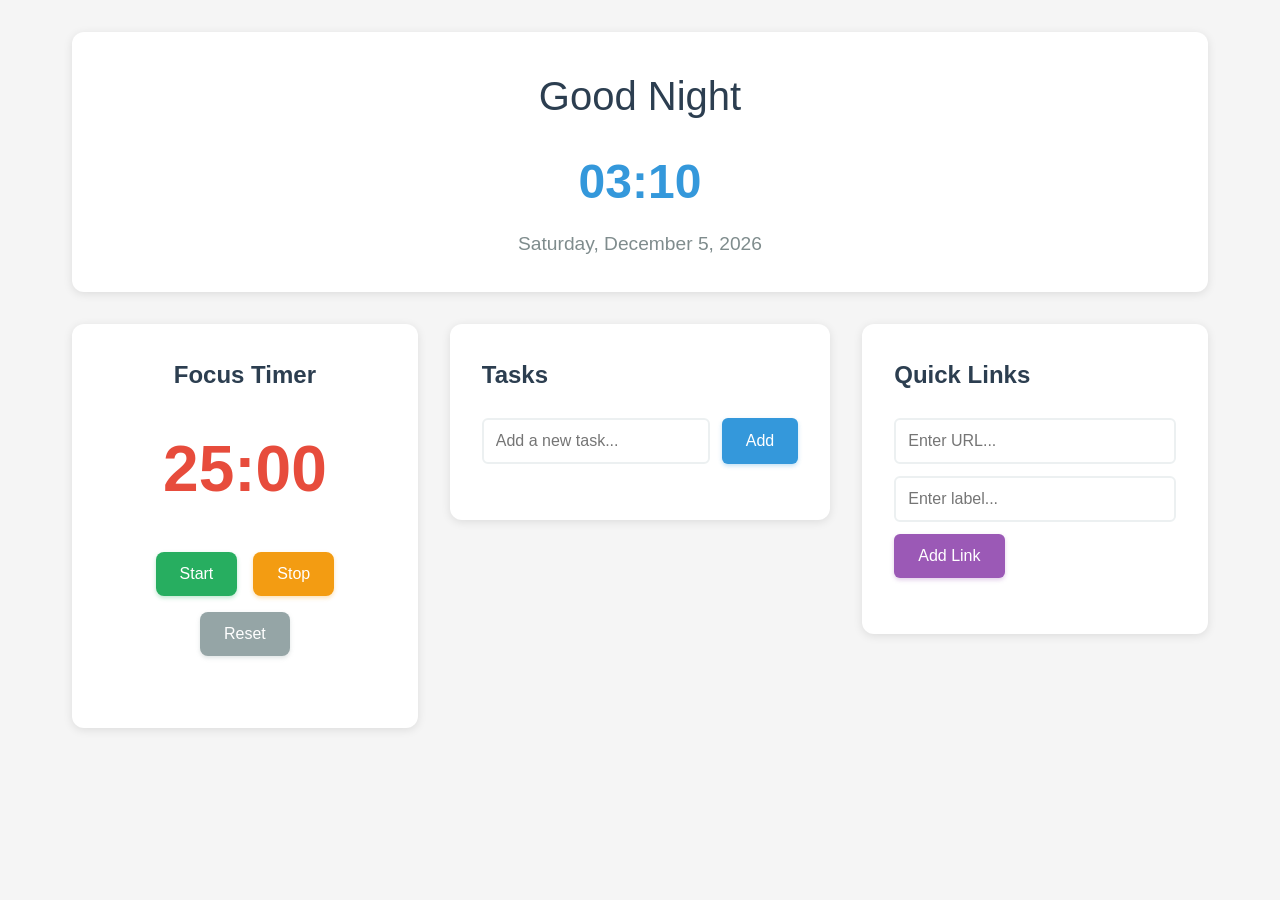
<file: index.html>
<!DOCTYPE html>
<html lang="en">
<head>
    <meta charset="UTF-8">
    <meta name="viewport" content="width=device-width, initial-scale=1.0">
    <title>Productivity Dashboard</title>
    <link rel="stylesheet" href="css/styles.css">
</head>
<body>
    <main class="dashboard">
        <!-- Greeting Display Section -->
        <section class="greeting-section" aria-label="Current time and greeting">
            <div class="greeting-display">
                <h1 class="greeting-text" id="greeting">Good Morning</h1>
                <div class="time-display">
                    <span class="current-time" id="current-time">00:00</span>
                    <span class="current-date" id="current-date">Loading...</span>
                </div>
            </div>
        </section>

        <!-- Timer Section -->
        <section class="timer-section" aria-label="Focus timer">
            <div class="timer-component">
                <h2 class="timer-title">Focus Timer</h2>
                <div class="timer-display">
                    <span class="timer-time" id="timer-display">25:00</span>
                </div>
                <div class="timer-controls">
                    <button class="timer-btn start-btn" id="start-timer" aria-label="Start timer">Start</button>
                    <button class="timer-btn stop-btn" id="stop-timer" aria-label="Stop timer">Stop</button>
                    <button class="timer-btn reset-btn" id="reset-timer" aria-label="Reset timer">Reset</button>
                </div>
                <div class="timer-notification" id="timer-notification" role="alert" aria-live="polite"></div>
            </div>
        </section>

        <!-- Tasks Section -->
        <section class="tasks-section" aria-label="Task management">
            <div class="task-manager">
                <h2 class="tasks-title">Tasks</h2>
                <div class="task-input-container">
                    <input type="text" class="task-input" id="task-input" placeholder="Add a new task..." aria-label="New task description">
                    <button class="add-task-btn" id="add-task" aria-label="Add task">Add</button>
                </div>
                <ul class="task-list" id="task-list" role="list">
                    <!-- Tasks will be dynamically added here -->
                </ul>
            </div>
        </section>

        <!-- Quick Links Section -->
        <section class="links-section" aria-label="Quick links management">
            <div class="link-manager">
                <h2 class="links-title">Quick Links</h2>
                <div class="link-input-container">
                    <input type="url" class="link-url-input" id="link-url" placeholder="Enter URL..." aria-label="Link URL">
                    <input type="text" class="link-label-input" id="link-label" placeholder="Enter label..." aria-label="Link label">
                    <button class="add-link-btn" id="add-link" aria-label="Add link">Add Link</button>
                </div>
                <div class="links-grid" id="links-grid">
                    <!-- Links will be dynamically added here -->
                </div>
            </div>
        </section>
    </main>

    <script src="js/app.js"></script>
</body>
</html>
</file>
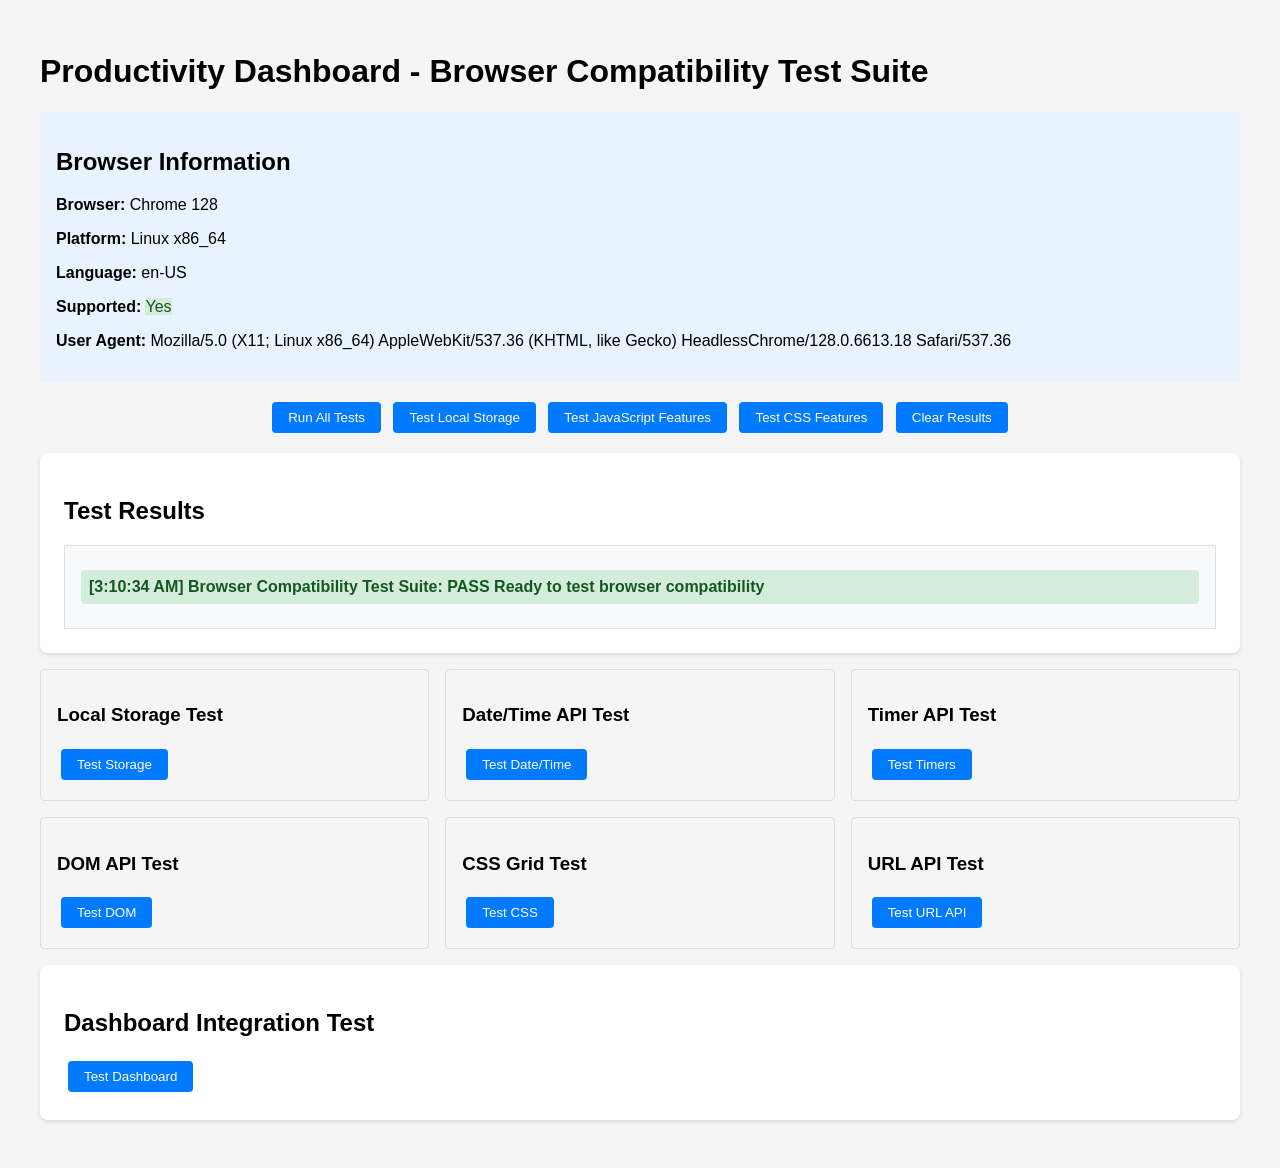
<file: test-browser-compatibility.html>
<!DOCTYPE html>
<html lang="en">
<head>
    <meta charset="UTF-8">
    <meta name="viewport" content="width=device-width, initial-scale=1.0">
    <title>Browser Compatibility Test - Productivity Dashboard</title>
    <style>
        body {
            font-family: -apple-system, BlinkMacSystemFont, 'Segoe UI', Roboto, sans-serif;
            max-width: 1200px;
            margin: 0 auto;
            padding: 2rem;
            background-color: #f5f5f5;
        }
        .test-section {
            background: white;
            margin: 1rem 0;
            padding: 1.5rem;
            border-radius: 8px;
            box-shadow: 0 2px 4px rgba(0,0,0,0.1);
        }
        .test-result {
            padding: 0.5rem;
            margin: 0.5rem 0;
            border-radius: 4px;
            font-weight: bold;
        }
        .pass { background-color: #d4edda; color: #155724; }
        .fail { background-color: #f8d7da; color: #721c24; }
        .warning { background-color: #fff3cd; color: #856404; }
        .browser-info {
            background-color: #e7f3ff;
            padding: 1rem;
            border-radius: 4px;
            margin-bottom: 1rem;
        }
        .feature-grid {
            display: grid;
            grid-template-columns: repeat(auto-fit, minmax(300px, 1fr));
            gap: 1rem;
            margin-top: 1rem;
        }
        .feature-test {
            border: 1px solid #ddd;
            padding: 1rem;
            border-radius: 4px;
        }
        button {
            background-color: #007bff;
            color: white;
            border: none;
            padding: 0.5rem 1rem;
            border-radius: 4px;
            cursor: pointer;
            margin: 0.25rem;
        }
        button:hover { background-color: #0056b3; }
        .test-controls {
            margin: 1rem 0;
            text-align: center;
        }
        #test-results {
            max-height: 400px;
            overflow-y: auto;
            border: 1px solid #ddd;
            padding: 1rem;
            background-color: #f8f9fa;
        }
    </style>
</head>
<body>
    <h1>Productivity Dashboard - Browser Compatibility Test Suite</h1>
    
    <div class="browser-info">
        <h2>Browser Information</h2>
        <div id="browser-details"></div>
    </div>

    <div class="test-controls">
        <button onclick="runAllTests()">Run All Tests</button>
        <button onclick="runStorageTests()">Test Local Storage</button>
        <button onclick="runJavaScriptTests()">Test JavaScript Features</button>
        <button onclick="runCSSTests()">Test CSS Features</button>
        <button onclick="clearResults()">Clear Results</button>
    </div>

    <div class="test-section">
        <h2>Test Results</h2>
        <div id="test-results"></div>
    </div>

    <div class="feature-grid">
        <div class="feature-test">
            <h3>Local Storage Test</h3>
            <div id="storage-test-result"></div>
            <button onclick="testLocalStorage()">Test Storage</button>
        </div>

        <div class="feature-test">
            <h3>Date/Time API Test</h3>
            <div id="datetime-test-result"></div>
            <button onclick="testDateTimeAPI()">Test Date/Time</button>
        </div>

        <div class="feature-test">
            <h3>Timer API Test</h3>
            <div id="timer-test-result"></div>
            <button onclick="testTimerAPI()">Test Timers</button>
        </div>

        <div class="feature-test">
            <h3>DOM API Test</h3>
            <div id="dom-test-result"></div>
            <button onclick="testDOMAPI()">Test DOM</button>
        </div>

        <div class="feature-test">
            <h3>CSS Grid Test</h3>
            <div id="css-test-result"></div>
            <button onclick="testCSSFeatures()">Test CSS</button>
        </div>

        <div class="feature-test">
            <h3>URL API Test</h3>
            <div id="url-test-result"></div>
            <button onclick="testURLAPI()">Test URL API</button>
        </div>
    </div>

    <div class="test-section">
        <h2>Dashboard Integration Test</h2>
        <div id="dashboard-test"></div>
        <button onclick="testDashboardIntegration()">Test Dashboard</button>
    </div>

    <script>
        // Browser Detection and Information
        function getBrowserInfo() {
            const ua = navigator.userAgent;
            const browserInfo = {
                userAgent: ua,
                platform: navigator.platform,
                language: navigator.language,
                cookieEnabled: navigator.cookieEnabled,
                onLine: navigator.onLine
            };

            // Detect browser type and version
            let browserName = 'Unknown';
            let browserVersion = 'Unknown';

            if (ua.indexOf('Chrome') > -1 && ua.indexOf('Edg') === -1) {
                browserName = 'Chrome';
                browserVersion = ua.match(/Chrome\/(\d+)/)?.[1] || 'Unknown';
            } else if (ua.indexOf('Firefox') > -1) {
                browserName = 'Firefox';
                browserVersion = ua.match(/Firefox\/(\d+)/)?.[1] || 'Unknown';
            } else if (ua.indexOf('Edg') > -1) {
                browserName = 'Edge';
                browserVersion = ua.match(/Edg\/(\d+)/)?.[1] || 'Unknown';
            } else if (ua.indexOf('Safari') > -1 && ua.indexOf('Chrome') === -1) {
                browserName = 'Safari';
                browserVersion = ua.match(/Version\/(\d+)/)?.[1] || 'Unknown';
            }

            browserInfo.name = browserName;
            browserInfo.version = browserVersion;
            browserInfo.isSupported = checkBrowserSupport(browserName, browserVersion);

            return browserInfo;
        }

        function checkBrowserSupport(name, version) {
            const minVersions = {
                'Chrome': 80,
                'Firefox': 75,
                'Edge': 80,
                'Safari': 13
            };

            const minVersion = minVersions[name];
            if (!minVersion) return false;

            const versionNum = parseInt(version);
            return versionNum >= minVersion;
        }

        function displayBrowserInfo() {
            const info = getBrowserInfo();
            const container = document.getElementById('browser-details');
            
            container.innerHTML = `
                <p><strong>Browser:</strong> ${info.name} ${info.version}</p>
                <p><strong>Platform:</strong> ${info.platform}</p>
                <p><strong>Language:</strong> ${info.language}</p>
                <p><strong>Supported:</strong> <span class="${info.isSupported ? 'pass' : 'fail'}">${info.isSupported ? 'Yes' : 'No'}</span></p>
                <p><strong>User Agent:</strong> ${info.userAgent}</p>
            `;
        }

        // Test Results Management
        function logResult(test, result, details = '') {
            const resultsContainer = document.getElementById('test-results');
            const timestamp = new Date().toLocaleTimeString();
            const resultClass = result ? 'pass' : 'fail';
            const resultText = result ? 'PASS' : 'FAIL';
            
            const logEntry = document.createElement('div');
            logEntry.className = `test-result ${resultClass}`;
            logEntry.innerHTML = `[${timestamp}] ${test}: ${resultText} ${details}`;
            
            resultsContainer.appendChild(logEntry);
            resultsContainer.scrollTop = resultsContainer.scrollHeight;
        }

        function clearResults() {
            document.getElementById('test-results').innerHTML = '';
        }

        // Local Storage Tests
        function testLocalStorage() {
            const container = document.getElementById('storage-test-result');
            let results = [];

            try {
                // Test basic availability
                if (typeof Storage === 'undefined' || !localStorage) {
                    throw new Error('Local Storage not available');
                }
                results.push('✓ Local Storage available');

                // Test write operation
                const testKey = 'browser-test-key';
                const testData = { test: 'data', timestamp: Date.now() };
                localStorage.setItem(testKey, JSON.stringify(testData));
                results.push('✓ Write operation successful');

                // Test read operation
                const retrieved = JSON.parse(localStorage.getItem(testKey));
                if (retrieved.test !== 'data') {
                    throw new Error('Data corruption detected');
                }
                results.push('✓ Read operation successful');

                // Test delete operation
                localStorage.removeItem(testKey);
                if (localStorage.getItem(testKey) !== null) {
                    throw new Error('Delete operation failed');
                }
                results.push('✓ Delete operation successful');

                // Test quota (approximate)
                try {
                    const largeData = 'x'.repeat(1024 * 1024); // 1MB
                    localStorage.setItem('quota-test', largeData);
                    localStorage.removeItem('quota-test');
                    results.push('✓ Storage quota adequate');
                } catch (e) {
                    results.push('⚠ Storage quota may be limited');
                }

                container.innerHTML = `<div class="pass">${results.join('<br>')}</div>`;
                logResult('Local Storage Test', true, '- All operations successful');
                return true;

            } catch (error) {
                container.innerHTML = `<div class="fail">✗ Local Storage failed: ${error.message}</div>`;
                logResult('Local Storage Test', false, `- ${error.message}`);
                return false;
            }
        }

        // Date/Time API Tests
        function testDateTimeAPI() {
            const container = document.getElementById('datetime-test-result');
            let results = [];

            try {
                // Test Date constructor
                const now = new Date();
                if (isNaN(now.getTime())) {
                    throw new Error('Date constructor failed');
                }
                results.push('✓ Date constructor works');

                // Test toLocaleTimeString
                const timeString = now.toLocaleTimeString('en-US', {
                    hour12: false,
                    hour: '2-digit',
                    minute: '2-digit'
                });
                if (!/^\d{2}:\d{2}$/.test(timeString)) {
                    throw new Error('Time formatting failed');
                }
                results.push('✓ Time formatting works');

                // Test toLocaleDateString
                const dateString = now.toLocaleDateString('en-US', {
                    weekday: 'long',
                    year: 'numeric',
                    month: 'long',
                    day: 'numeric'
                });
                if (!dateString || dateString === 'Invalid Date') {
                    throw new Error('Date formatting failed');
                }
                results.push('✓ Date formatting works');

                // Test getHours for greeting logic
                const hour = now.getHours();
                if (typeof hour !== 'number' || hour < 0 || hour > 23) {
                    throw new Error('Hour extraction failed');
                }
                results.push('✓ Hour extraction works');

                container.innerHTML = `<div class="pass">${results.join('<br>')}</div>`;
                logResult('Date/Time API Test', true, '- All date/time operations successful');
                return true;

            } catch (error) {
                container.innerHTML = `<div class="fail">✗ Date/Time API failed: ${error.message}</div>`;
                logResult('Date/Time API Test', false, `- ${error.message}`);
                return false;
            }
        }

        // Timer API Tests
        function testTimerAPI() {
            const container = document.getElementById('timer-test-result');
            let results = [];

            return new Promise((resolve) => {
                try {
                    // Test setTimeout
                    const timeoutStart = Date.now();
                    setTimeout(() => {
                        const elapsed = Date.now() - timeoutStart;
                        if (elapsed < 90 || elapsed > 150) {
                            results.push('⚠ setTimeout timing may be imprecise');
                        } else {
                            results.push('✓ setTimeout works correctly');
                        }

                        // Test setInterval
                        let intervalCount = 0;
                        const intervalStart = Date.now();
                        const intervalId = setInterval(() => {
                            intervalCount++;
                            if (intervalCount >= 3) {
                                clearInterval(intervalId);
                                const elapsed = Date.now() - intervalStart;
                                if (elapsed < 270 || elapsed > 350) {
                                    results.push('⚠ setInterval timing may be imprecise');
                                } else {
                                    results.push('✓ setInterval works correctly');
                                }

                                // Test clearInterval
                                results.push('✓ clearInterval works correctly');

                                container.innerHTML = `<div class="pass">${results.join('<br>')}</div>`;
                                logResult('Timer API Test', true, '- All timer operations successful');
                                resolve(true);
                            }
                        }, 100);

                    }, 100);

                } catch (error) {
                    container.innerHTML = `<div class="fail">✗ Timer API failed: ${error.message}</div>`;
                    logResult('Timer API Test', false, `- ${error.message}`);
                    resolve(false);
                }
            });
        }

        // DOM API Tests
        function testDOMAPI() {
            const container = document.getElementById('dom-test-result');
            let results = [];

            try {
                // Test querySelector
                const testElement = document.querySelector('body');
                if (!testElement) {
                    throw new Error('querySelector failed');
                }
                results.push('✓ querySelector works');

                // Test createElement
                const newElement = document.createElement('div');
                if (!newElement || newElement.tagName !== 'DIV') {
                    throw new Error('createElement failed');
                }
                results.push('✓ createElement works');

                // Test addEventListener
                let eventFired = false;
                newElement.addEventListener('click', () => {
                    eventFired = true;
                });
                
                // Simulate click
                const clickEvent = new Event('click');
                newElement.dispatchEvent(clickEvent);
                
                if (!eventFired) {
                    throw new Error('addEventListener failed');
                }
                results.push('✓ addEventListener works');

                // Test classList
                newElement.classList.add('test-class');
                if (!newElement.classList.contains('test-class')) {
                    throw new Error('classList failed');
                }
                results.push('✓ classList works');

                // Test innerHTML
                newElement.innerHTML = '<span>test</span>';
                if (!newElement.querySelector('span')) {
                    throw new Error('innerHTML failed');
                }
                results.push('✓ innerHTML works');

                container.innerHTML = `<div class="pass">${results.join('<br>')}</div>`;
                logResult('DOM API Test', true, '- All DOM operations successful');
                return true;

            } catch (error) {
                container.innerHTML = `<div class="fail">✗ DOM API failed: ${error.message}</div>`;
                logResult('DOM API Test', false, `- ${error.message}`);
                return false;
            }
        }

        // CSS Features Tests
        function testCSSFeatures() {
            const container = document.getElementById('css-test-result');
            let results = [];

            try {
                // Test CSS Grid support
                const testDiv = document.createElement('div');
                testDiv.style.display = 'grid';
                if (testDiv.style.display !== 'grid') {
                    throw new Error('CSS Grid not supported');
                }
                results.push('✓ CSS Grid supported');

                // Test Flexbox support
                testDiv.style.display = 'flex';
                if (testDiv.style.display !== 'flex') {
                    throw new Error('Flexbox not supported');
                }
                results.push('✓ Flexbox supported');

                // Test CSS Custom Properties (Variables)
                testDiv.style.setProperty('--test-var', 'red');
                const computedStyle = getComputedStyle(testDiv);
                results.push('✓ CSS Custom Properties supported');

                // Test CSS Transitions
                testDiv.style.transition = 'all 0.3s ease';
                if (testDiv.style.transition.indexOf('0.3s') === -1) {
                    results.push('⚠ CSS Transitions may not be fully supported');
                } else {
                    results.push('✓ CSS Transitions supported');
                }

                // Test CSS Transforms
                testDiv.style.transform = 'translateX(10px)';
                if (testDiv.style.transform.indexOf('translateX') === -1) {
                    results.push('⚠ CSS Transforms may not be fully supported');
                } else {
                    results.push('✓ CSS Transforms supported');
                }

                container.innerHTML = `<div class="pass">${results.join('<br>')}</div>`;
                logResult('CSS Features Test', true, '- All CSS features supported');
                return true;

            } catch (error) {
                container.innerHTML = `<div class="fail">✗ CSS Features failed: ${error.message}</div>`;
                logResult('CSS Features Test', false, `- ${error.message}`);
                return false;
            }
        }

        // URL API Tests
        function testURLAPI() {
            const container = document.getElementById('url-test-result');
            let results = [];

            try {
                // Test URL constructor
                const testUrl = new URL('https://example.com/path?param=value');
                if (testUrl.hostname !== 'example.com') {
                    throw new Error('URL constructor failed');
                }
                results.push('✓ URL constructor works');

                // Test URL validation (used in link manager)
                const validUrls = [
                    'https://example.com',
                    'http://test.org',
                    'https://sub.domain.com/path'
                ];

                const invalidUrls = [
                    'not-a-url',
                    'ftp://example.com',
                    'javascript:alert(1)'
                ];

                let urlValidationWorks = true;
                
                validUrls.forEach(url => {
                    try {
                        const parsed = new URL(url);
                        if (parsed.protocol !== 'http:' && parsed.protocol !== 'https:') {
                            urlValidationWorks = false;
                        }
                    } catch (e) {
                        urlValidationWorks = false;
                    }
                });

                invalidUrls.forEach(url => {
                    try {
                        const parsed = new URL(url);
                        if (url === 'not-a-url') {
                            urlValidationWorks = false; // Should have thrown
                        }
                    } catch (e) {
                        // Expected for invalid URLs
                    }
                });

                if (urlValidationWorks) {
                    results.push('✓ URL validation works');
                } else {
                    results.push('⚠ URL validation may be inconsistent');
                }

                container.innerHTML = `<div class="pass">${results.join('<br>')}</div>`;
                logResult('URL API Test', true, '- URL API works correctly');
                return true;

            } catch (error) {
                container.innerHTML = `<div class="fail">✗ URL API failed: ${error.message}</div>`;
                logResult('URL API Test', false, `- ${error.message}`);
                return false;
            }
        }

        // Dashboard Integration Test
        function testDashboardIntegration() {
            const container = document.getElementById('dashboard-test');
            
            // Create a minimal dashboard test
            const testFrame = document.createElement('iframe');
            testFrame.style.width = '100%';
            testFrame.style.height = '400px';
            testFrame.style.border = '1px solid #ddd';
            testFrame.src = 'index.html';
            
            container.innerHTML = '<p>Loading dashboard for integration test...</p>';
            container.appendChild(testFrame);
            
            // Test dashboard loading
            testFrame.onload = function() {
                try {
                    const frameDoc = testFrame.contentDocument || testFrame.contentWindow.document;
                    const dashboardElement = frameDoc.querySelector('.dashboard');
                    
                    if (dashboardElement) {
                        container.innerHTML = '<div class="pass">✓ Dashboard loaded successfully</div>' + container.innerHTML;
                        logResult('Dashboard Integration Test', true, '- Dashboard loads and renders correctly');
                    } else {
                        container.innerHTML = '<div class="fail">✗ Dashboard element not found</div>' + container.innerHTML;
                        logResult('Dashboard Integration Test', false, '- Dashboard element not found');
                    }
                } catch (error) {
                    container.innerHTML = '<div class="warning">⚠ Cannot access dashboard content (may be due to security restrictions)</div>' + container.innerHTML;
                    logResult('Dashboard Integration Test', false, `- ${error.message}`);
                }
            };
            
            testFrame.onerror = function() {
                container.innerHTML = '<div class="fail">✗ Dashboard failed to load</div>' + container.innerHTML;
                logResult('Dashboard Integration Test', false, '- Dashboard failed to load');
            };
        }

        // Run all tests
        async function runAllTests() {
            clearResults();
            logResult('Test Suite', true, 'Starting comprehensive browser compatibility tests...');
            
            const results = {
                storage: testLocalStorage(),
                datetime: testDateTimeAPI(),
                timer: await testTimerAPI(),
                dom: testDOMAPI(),
                css: testCSSFeatures(),
                url: testURLAPI()
            };
            
            const passedTests = Object.values(results).filter(r => r).length;
            const totalTests = Object.keys(results).length;
            
            logResult('Test Suite Complete', true, `${passedTests}/${totalTests} tests passed`);
            
            if (passedTests === totalTests) {
                logResult('Browser Compatibility', true, 'All features supported - Dashboard should work correctly');
            } else {
                logResult('Browser Compatibility', false, 'Some features may not work correctly - Check individual test results');
            }
        }

        function runStorageTests() {
            clearResults();
            testLocalStorage();
        }

        function runJavaScriptTests() {
            clearResults();
            testDateTimeAPI();
            testTimerAPI();
            testDOMAPI();
            testURLAPI();
        }

        function runCSSTests() {
            clearResults();
            testCSSFeatures();
        }

        // Initialize page
        document.addEventListener('DOMContentLoaded', function() {
            displayBrowserInfo();
            logResult('Browser Compatibility Test Suite', true, 'Ready to test browser compatibility');
        });
    </script>
</body>
</html>
</file>
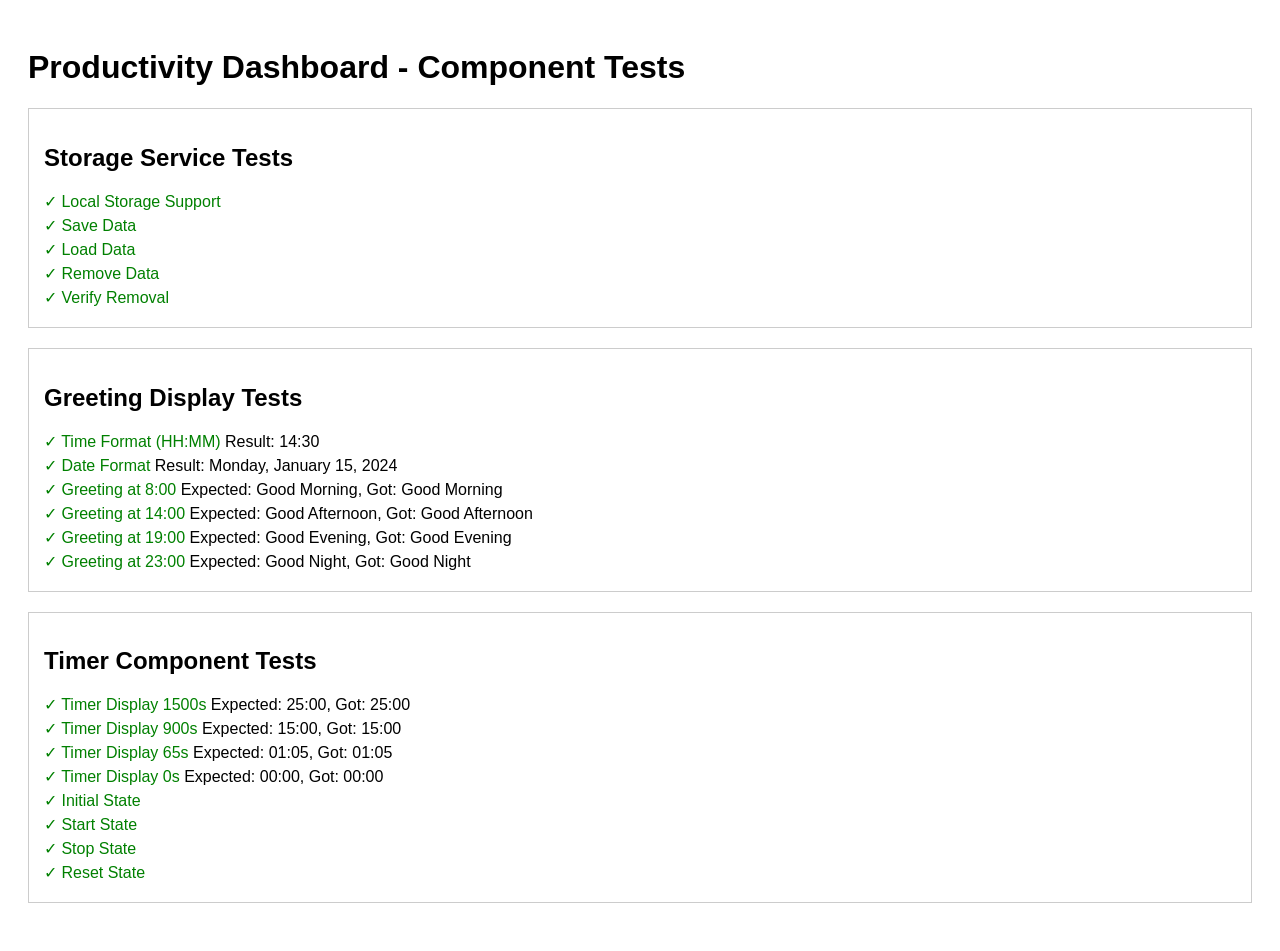
<file: test-components.html>
<!DOCTYPE html>
<html lang="en">
<head>
    <meta charset="UTF-8">
    <meta name="viewport" content="width=device-width, initial-scale=1.0">
    <title>Component Test - Productivity Dashboard</title>
    <style>
        body { font-family: Arial, sans-serif; padding: 20px; }
        .test-section { margin: 20px 0; padding: 15px; border: 1px solid #ccc; }
        .pass { color: green; }
        .fail { color: red; }
        .test-result { margin: 5px 0; }
    </style>
</head>
<body>
    <h1>Productivity Dashboard - Component Tests</h1>
    
    <div class="test-section">
        <h2>Storage Service Tests</h2>
        <div id="storage-tests"></div>
    </div>
    
    <div class="test-section">
        <h2>Greeting Display Tests</h2>
        <div id="greeting-tests"></div>
    </div>
    
    <div class="test-section">
        <h2>Timer Component Tests</h2>
        <div id="timer-tests"></div>
    </div>
    
    <script>
        // Test results container
        function addTestResult(containerId, testName, passed, details = '') {
            const container = document.getElementById(containerId);
            const div = document.createElement('div');
            div.className = 'test-result';
            div.innerHTML = `<span class="${passed ? 'pass' : 'fail'}">${passed ? '✓' : '✗'} ${testName}</span> ${details}`;
            container.appendChild(div);
        }
        
        // Storage Service Tests
        function testStorageService() {
            const StorageService = {
                save: function(key, data) {
                    try {
                        if (!this.isSupported()) {
                            throw new Error('Local Storage not supported');
                        }
                        localStorage.setItem(key, JSON.stringify(data));
                        return true;
                    } catch (error) {
                        console.error('Storage save error:', error);
                        return false;
                    }
                },
                
                load: function(key) {
                    try {
                        if (!this.isSupported()) {
                            return null;
                        }
                        const data = localStorage.getItem(key);
                        return data ? JSON.parse(data) : null;
                    } catch (error) {
                        console.error('Storage load error:', error);
                        return null;
                    }
                },
                
                remove: function(key) {
                    try {
                        if (!this.isSupported()) {
                            return false;
                        }
                        localStorage.removeItem(key);
                        return true;
                    } catch (error) {
                        console.error('Storage remove error:', error);
                        return false;
                    }
                },
                
                isSupported: function() {
                    try {
                        return typeof Storage !== 'undefined' && localStorage;
                    } catch (error) {
                        return false;
                    }
                }
            };
            
            // Test 1: Browser support
            const isSupported = StorageService.isSupported();
            addTestResult('storage-tests', 'Local Storage Support', isSupported);
            
            if (isSupported) {
                // Test 2: Save and load
                const testData = { test: 'data', number: 42 };
                const saveResult = StorageService.save('test-key', testData);
                addTestResult('storage-tests', 'Save Data', saveResult);
                
                const loadResult = StorageService.load('test-key');
                const loadPassed = loadResult && loadResult.test === 'data' && loadResult.number === 42;
                addTestResult('storage-tests', 'Load Data', loadPassed);
                
                // Test 3: Remove
                const removeResult = StorageService.remove('test-key');
                addTestResult('storage-tests', 'Remove Data', removeResult);
                
                const removedData = StorageService.load('test-key');
                addTestResult('storage-tests', 'Verify Removal', removedData === null);
            }
        }
        
        // Greeting Display Tests
        function testGreetingDisplay() {
            // Test time formatting
            const testDate = new Date('2024-01-15T14:30:00');
            
            function formatTime(date) {
                return date.toLocaleTimeString('en-US', {
                    hour12: false,
                    hour: '2-digit',
                    minute: '2-digit'
                });
            }
            
            function formatDate(date) {
                return date.toLocaleDateString('en-US', {
                    weekday: 'long',
                    year: 'numeric',
                    month: 'long',
                    day: 'numeric'
                });
            }
            
            function getTimeBasedGreeting(date) {
                const hour = date.getHours();
                if (hour >= 5 && hour < 12) return 'Good Morning';
                if (hour >= 12 && hour < 17) return 'Good Afternoon';
                if (hour >= 17 && hour < 21) return 'Good Evening';
                return 'Good Night';
            }
            
            // Test time formatting
            const timeStr = formatTime(testDate);
            const timeFormatPassed = /^\d{2}:\d{2}$/.test(timeStr);
            addTestResult('greeting-tests', 'Time Format (HH:MM)', timeFormatPassed, `Result: ${timeStr}`);
            
            // Test date formatting
            const dateStr = formatDate(testDate);
            const dateFormatPassed = dateStr && typeof dateStr === 'string' && dateStr.length > 0;
            addTestResult('greeting-tests', 'Date Format', dateFormatPassed, `Result: ${dateStr}`);
            
            // Test greeting logic
            const greetingTests = [
                { hour: 8, expected: 'Good Morning' },
                { hour: 14, expected: 'Good Afternoon' },
                { hour: 19, expected: 'Good Evening' },
                { hour: 23, expected: 'Good Night' }
            ];
            
            greetingTests.forEach(test => {
                const testDate = new Date();
                testDate.setHours(test.hour);
                const greeting = getTimeBasedGreeting(testDate);
                const passed = greeting === test.expected;
                addTestResult('greeting-tests', `Greeting at ${test.hour}:00`, passed, `Expected: ${test.expected}, Got: ${greeting}`);
            });
        }
        
        // Timer Component Tests
        function testTimerComponent() {
            // Test timer display formatting
            function formatTimerDisplay(seconds) {
                const minutes = Math.floor(seconds / 60);
                const secs = seconds % 60;
                return `${minutes.toString().padStart(2, '0')}:${secs.toString().padStart(2, '0')}`;
            }
            
            // Test various time values
            const timerTests = [
                { seconds: 1500, expected: '25:00' },
                { seconds: 900, expected: '15:00' },
                { seconds: 65, expected: '01:05' },
                { seconds: 0, expected: '00:00' }
            ];
            
            timerTests.forEach(test => {
                const result = formatTimerDisplay(test.seconds);
                const passed = result === test.expected;
                addTestResult('timer-tests', `Timer Display ${test.seconds}s`, passed, `Expected: ${test.expected}, Got: ${result}`);
            });
            
            // Test timer state logic
            let timerState = {
                timeRemaining: 1500,
                isRunning: false
            };
            
            // Test initial state
            addTestResult('timer-tests', 'Initial State', timerState.timeRemaining === 1500 && !timerState.isRunning);
            
            // Test state transitions
            timerState.isRunning = true;
            addTestResult('timer-tests', 'Start State', timerState.isRunning === true);
            
            timerState.isRunning = false;
            addTestResult('timer-tests', 'Stop State', timerState.isRunning === false);
            
            timerState.timeRemaining = 1500;
            addTestResult('timer-tests', 'Reset State', timerState.timeRemaining === 1500);
        }
        
        // Run all tests
        document.addEventListener('DOMContentLoaded', function() {
            testStorageService();
            testGreetingDisplay();
            testTimerComponent();
        });
    </script>
</body>
</html>
</file>
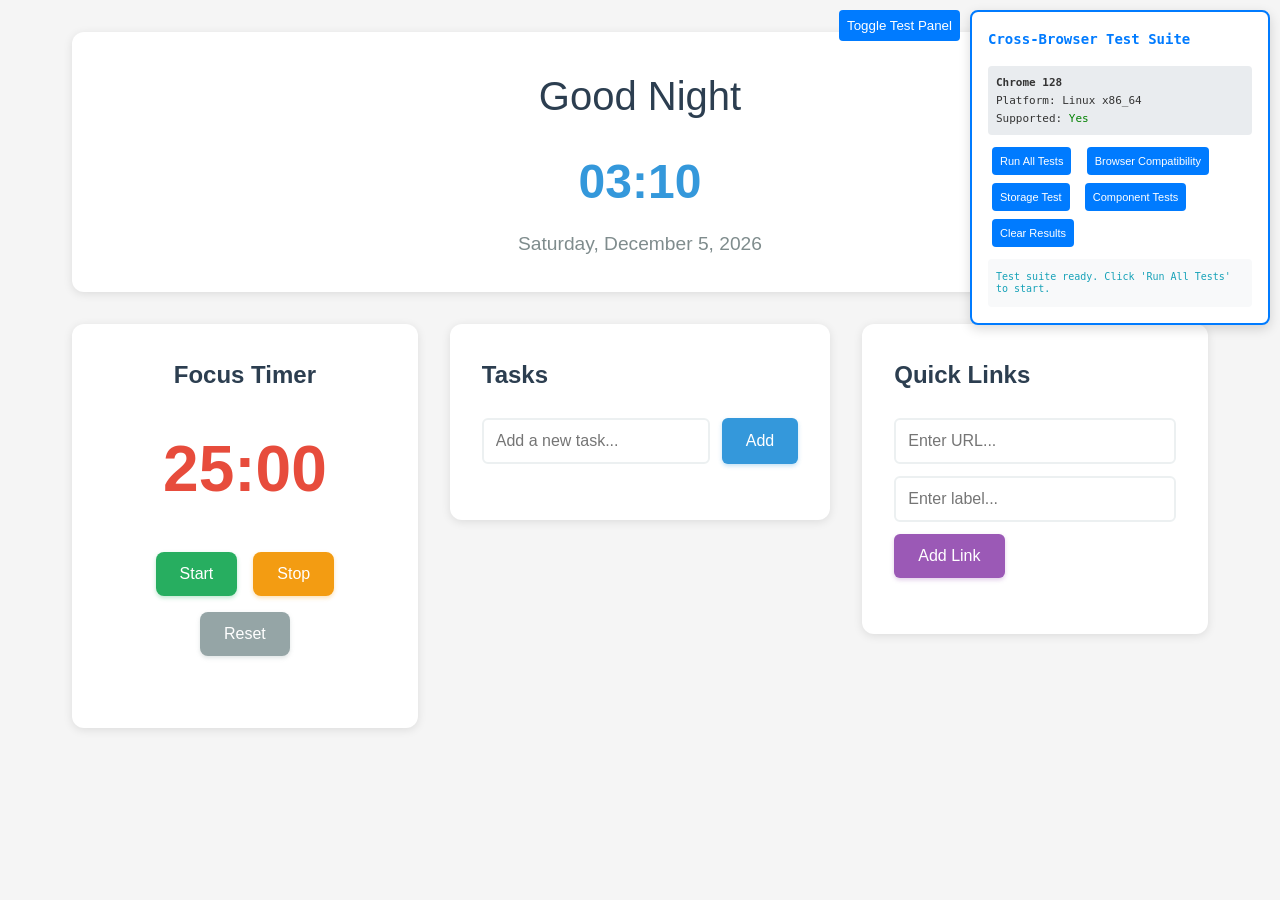
<file: test-dashboard-cross-browser.html>
<!DOCTYPE html>
<html lang="en">
<head>
    <meta charset="UTF-8">
    <meta name="viewport" content="width=device-width, initial-scale=1.0">
    <title>Dashboard Cross-Browser Test</title>
    <link rel="stylesheet" href="css/styles.css">
    <style>
        .test-panel {
            position: fixed;
            top: 10px;
            right: 10px;
            width: 300px;
            background: white;
            border: 2px solid #007bff;
            border-radius: 8px;
            padding: 1rem;
            box-shadow: 0 4px 12px rgba(0,0,0,0.15);
            z-index: 1000;
            font-family: monospace;
            font-size: 12px;
            max-height: 400px;
            overflow-y: auto;
        }
        .test-panel h3 {
            margin: 0 0 1rem 0;
            color: #007bff;
            font-size: 14px;
        }
        .test-panel button {
            background: #007bff;
            color: white;
            border: none;
            padding: 0.5rem;
            border-radius: 4px;
            cursor: pointer;
            margin: 0.25rem;
            font-size: 11px;
        }
        .test-panel button:hover {
            background: #0056b3;
        }
        .test-results {
            background: #f8f9fa;
            padding: 0.5rem;
            border-radius: 4px;
            margin-top: 0.5rem;
            max-height: 200px;
            overflow-y: auto;
        }
        .test-log {
            font-size: 10px;
            line-height: 1.2;
            margin: 0.25rem 0;
        }
        .test-log.success { color: #28a745; }
        .test-log.error { color: #dc3545; }
        .test-log.warning { color: #ffc107; }
        .test-log.info { color: #17a2b8; }
        .browser-info {
            background: #e9ecef;
            padding: 0.5rem;
            border-radius: 4px;
            margin-bottom: 0.5rem;
            font-size: 11px;
        }
        .toggle-panel {
            position: fixed;
            top: 10px;
            right: 320px;
            background: #007bff;
            color: white;
            border: none;
            padding: 0.5rem;
            border-radius: 4px;
            cursor: pointer;
            z-index: 1001;
        }
    </style>
</head>
<body>
    <!-- Test Panel -->
    <button class="toggle-panel" onclick="toggleTestPanel()">Toggle Test Panel</button>
    <div class="test-panel" id="test-panel">
        <h3>Cross-Browser Test Suite</h3>
        
        <div class="browser-info" id="browser-info">
            Loading browser info...
        </div>
        
        <div>
            <button onclick="runAllTests()">Run All Tests</button>
            <button onclick="runCompatibilityTest()">Browser Compatibility</button>
            <button onclick="runStorageTest()">Storage Test</button>
            <button onclick="runComponentTests()">Component Tests</button>
            <button onclick="clearTestResults()">Clear Results</button>
        </div>
        
        <div class="test-results" id="test-results">
            <div class="test-log info">Test suite ready. Click 'Run All Tests' to start.</div>
        </div>
    </div>

    <!-- Main Dashboard -->
    <main class="dashboard">
        <!-- Greeting Display Section -->
        <section class="greeting-section" aria-label="Current time and greeting">
            <div class="greeting-display">
                <h1 class="greeting-text" id="greeting">Good Morning</h1>
                <div class="time-display">
                    <span class="current-time" id="current-time">00:00</span>
                    <span class="current-date" id="current-date">Loading...</span>
                </div>
            </div>
        </section>

        <!-- Timer Section -->
        <section class="timer-section" aria-label="Focus timer">
            <div class="timer-component">
                <h2 class="timer-title">Focus Timer</h2>
                <div class="timer-display">
                    <span class="timer-time" id="timer-display">25:00</span>
                </div>
                <div class="timer-controls">
                    <button class="timer-btn start-btn" id="start-timer" aria-label="Start timer">Start</button>
                    <button class="timer-btn stop-btn" id="stop-timer" aria-label="Stop timer">Stop</button>
                    <button class="timer-btn reset-btn" id="reset-timer" aria-label="Reset timer">Reset</button>
                </div>
                <div class="timer-notification" id="timer-notification" role="alert" aria-live="polite"></div>
            </div>
        </section>

        <!-- Tasks Section -->
        <section class="tasks-section" aria-label="Task management">
            <div class="task-manager">
                <h2 class="tasks-title">Tasks</h2>
                <div class="task-input-container">
                    <input type="text" class="task-input" id="task-input" placeholder="Add a new task..." aria-label="New task description">
                    <button class="add-task-btn" id="add-task" aria-label="Add task">Add</button>
                </div>
                <ul class="task-list" id="task-list" role="list">
                    <!-- Tasks will be dynamically added here -->
                </ul>
            </div>
        </section>

        <!-- Quick Links Section -->
        <section class="links-section" aria-label="Quick links management">
            <div class="link-manager">
                <h2 class="links-title">Quick Links</h2>
                <div class="link-input-container">
                    <input type="url" class="link-url-input" id="link-url" placeholder="Enter URL..." aria-label="Link URL">
                    <input type="text" class="link-label-input" id="link-label" placeholder="Enter label..." aria-label="Link label">
                    <button class="add-link-btn" id="add-link" aria-label="Add link">Add Link</button>
                </div>
                <div class="links-grid" id="links-grid">
                    <!-- Links will be dynamically added here -->
                </div>
            </div>
        </section>
    </main>

    <!-- Load Scripts -->
    <script src="js/app.js"></script>
    <script src="test-cross-browser-functionality.js"></script>
    
    <script>
        // Test panel management
        let testPanelVisible = true;
        
        function toggleTestPanel() {
            const panel = document.getElementById('test-panel');
            testPanelVisible = !testPanelVisible;
            panel.style.display = testPanelVisible ? 'block' : 'none';
        }
        
        function logToPanel(message, type = 'info') {
            const resultsDiv = document.getElementById('test-results');
            const logDiv = document.createElement('div');
            logDiv.className = `test-log ${type}`;
            logDiv.textContent = `[${new Date().toLocaleTimeString()}] ${message}`;
            resultsDiv.appendChild(logDiv);
            resultsDiv.scrollTop = resultsDiv.scrollHeight;
        }
        
        function clearTestResults() {
            document.getElementById('test-results').innerHTML = '';
            if (window.CrossBrowserTests) {
                CrossBrowserTests.clearResults();
            }
            logToPanel('Test results cleared', 'info');
        }
        
        function updateBrowserInfo() {
            const browserInfoDiv = document.getElementById('browser-info');
            const ua = navigator.userAgent;
            let browserName = 'Unknown';
            let browserVersion = 'Unknown';

            if (ua.indexOf('Chrome') > -1 && ua.indexOf('Edg') === -1) {
                browserName = 'Chrome';
                browserVersion = ua.match(/Chrome\/(\d+)/)?.[1] || 'Unknown';
            } else if (ua.indexOf('Firefox') > -1) {
                browserName = 'Firefox';
                browserVersion = ua.match(/Firefox\/(\d+)/)?.[1] || 'Unknown';
            } else if (ua.indexOf('Edg') > -1) {
                browserName = 'Edge';
                browserVersion = ua.match(/Edg\/(\d+)/)?.[1] || 'Unknown';
            } else if (ua.indexOf('Safari') > -1 && ua.indexOf('Chrome') === -1) {
                browserName = 'Safari';
                browserVersion = ua.match(/Version\/(\d+)/)?.[1] || 'Unknown';
            }
            
            const minVersions = { 'Chrome': 80, 'Firefox': 75, 'Edge': 80, 'Safari': 13 };
            const minVersion = minVersions[browserName];
            const versionNum = parseInt(browserVersion);
            const isSupported = minVersion && versionNum >= minVersion;
            
            browserInfoDiv.innerHTML = `
                <strong>${browserName} ${browserVersion}</strong><br>
                Platform: ${navigator.platform}<br>
                Supported: <span style="color: ${isSupported ? 'green' : 'red'}">${isSupported ? 'Yes' : 'No'}</span>
            `;
        }
        
        async function runAllTests() {
            if (!window.CrossBrowserTests) {
                logToPanel('Test suite not available', 'error');
                return;
            }
            
            logToPanel('Starting comprehensive test suite...', 'info');
            
            try {
                const results = await CrossBrowserTests.runAllTests();
                
                logToPanel(`Tests completed: ${results.summary.passed}/${results.summary.total} passed`, 'info');
                
                Object.entries(results.results).forEach(([testName, result]) => {
                    const status = result.success ? 'PASS' : 'FAIL';
                    const type = result.success ? 'success' : 'error';
                    logToPanel(`${status}: ${testName}`, type);
                    
                    if (!result.success && result.error) {
                        logToPanel(`  Error: ${result.error}`, 'error');
                    }
                });
                
                // Display overall result
                const overallType = results.summary.passRate >= 80 ? 'success' : 'error';
                logToPanel(`Overall: ${results.summary.passRate}% pass rate`, overallType);
                
            } catch (error) {
                logToPanel(`Test suite failed: ${error.message}`, 'error');
            }
        }
        
        async function runCompatibilityTest() {
            if (!window.CrossBrowserTests) {
                logToPanel('Test suite not available', 'error');
                return;
            }
            
            try {
                const result = await CrossBrowserTests.runTest('testBrowserCompatibility');
                const type = result.success ? 'success' : 'error';
                logToPanel(`Browser compatibility: ${result.success ? 'PASS' : 'FAIL'}`, type);
                
                if (result.browserInfo) {
                    logToPanel(`Detected: ${result.browserInfo.name} ${result.browserInfo.version}`, 'info');
                }
                
                if (result.featureSupport) {
                    logToPanel(`Features: ${result.featureSupport.supportedCount}/${result.featureSupport.totalCount}`, 'info');
                }
            } catch (error) {
                logToPanel(`Compatibility test failed: ${error.message}`, 'error');
            }
        }
        
        async function runStorageTest() {
            if (!window.CrossBrowserTests) {
                logToPanel('Test suite not available', 'error');
                return;
            }
            
            try {
                const result = await CrossBrowserTests.runTest('testLocalStorage');
                const type = result.success ? 'success' : 'error';
                logToPanel(`Storage test: ${result.success ? 'PASS' : 'FAIL'}`, type);
                
                if (!result.success && result.error) {
                    logToPanel(`Error: ${result.error}`, 'error');
                }
            } catch (error) {
                logToPanel(`Storage test failed: ${error.message}`, 'error');
            }
        }
        
        async function runComponentTests() {
            if (!window.CrossBrowserTests) {
                logToPanel('Test suite not available', 'error');
                return;
            }
            
            const componentTests = [
                'testGreetingDisplay',
                'testTimerComponent',
                'testTaskManager',
                'testLinkManager'
            ];
            
            logToPanel('Running component tests...', 'info');
            
            for (const testName of componentTests) {
                try {
                    const result = await CrossBrowserTests.runTest(testName);
                    const type = result.success ? 'success' : 'error';
                    const displayName = testName.replace('test', '').replace(/([A-Z])/g, ' $1').trim();
                    logToPanel(`${displayName}: ${result.success ? 'PASS' : 'FAIL'}`, type);
                    
                    if (!result.success && result.error) {
                        logToPanel(`  Error: ${result.error}`, 'error');
                    }
                } catch (error) {
                    logToPanel(`${testName} failed: ${error.message}`, 'error');
                }
            }
        }
        
        // Initialize when page loads
        document.addEventListener('DOMContentLoaded', function() {
            updateBrowserInfo();
            
            // Wait for dashboard to initialize
            setTimeout(() => {
                if (window.CrossBrowserTests && window.ProductivityDashboard) {
                    logToPanel('Test suite initialized and ready', 'success');
                } else {
                    logToPanel('Warning: Test suite or dashboard not fully loaded', 'warning');
                }
            }, 1500);
        });
    </script>
</body>
</html>
</file>
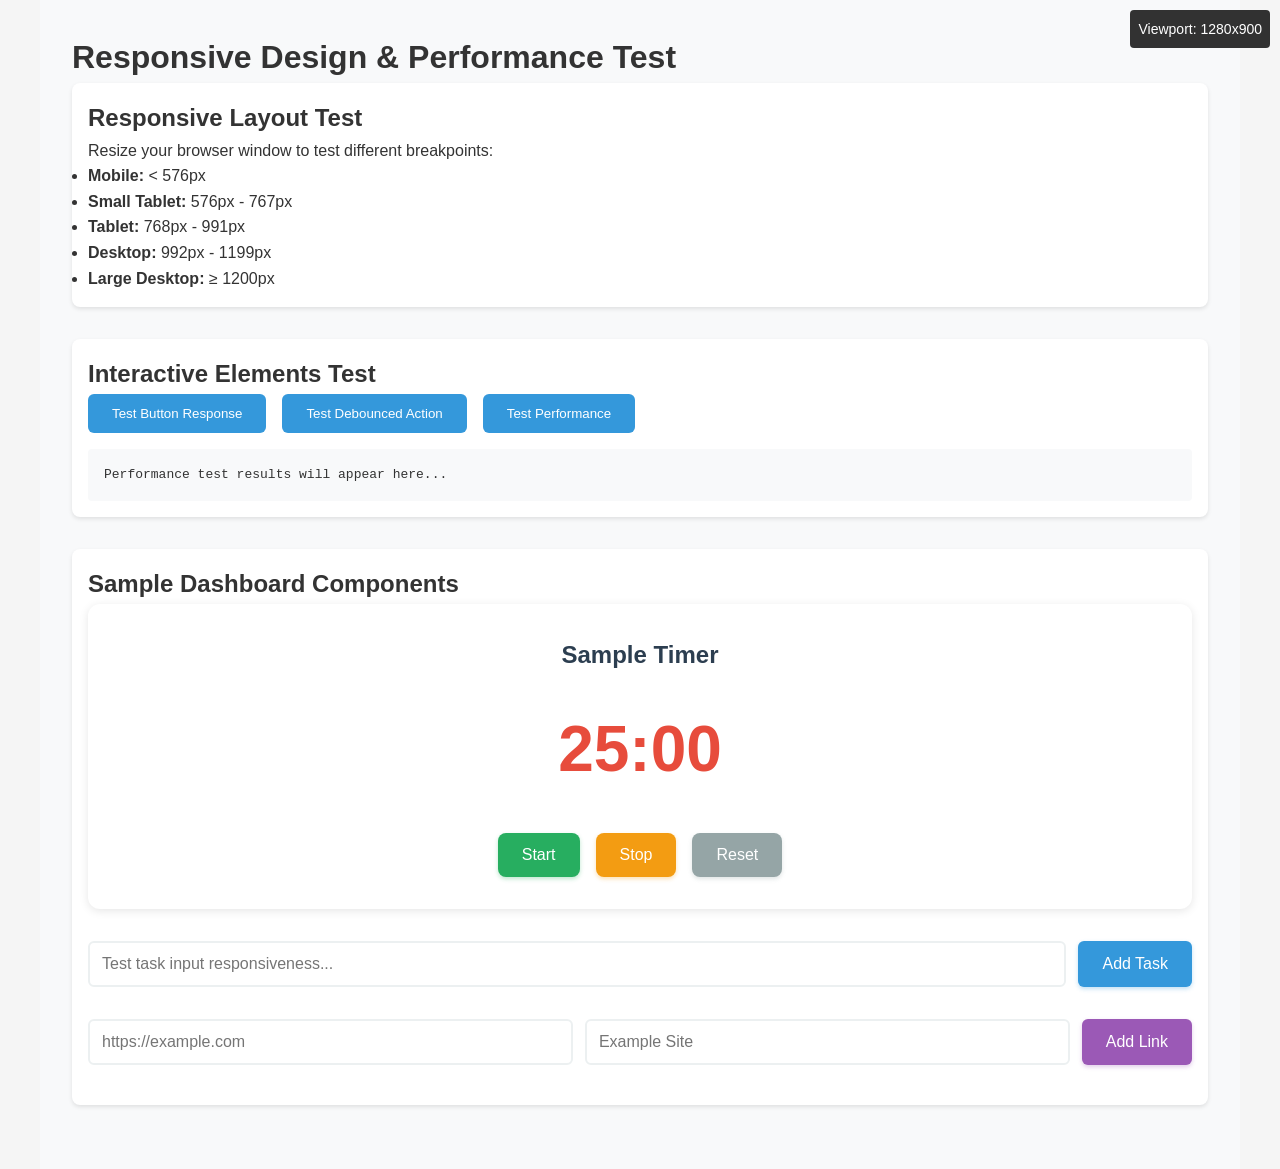
<file: test-responsive-design.html>
<!DOCTYPE html>
<html lang="en">
<head>
    <meta charset="UTF-8">
    <meta name="viewport" content="width=device-width, initial-scale=1.0">
    <title>Responsive Design Test - Productivity Dashboard</title>
    <link rel="stylesheet" href="css/styles.css">
    <style>
        .test-container {
            max-width: 1200px;
            margin: 0 auto;
            padding: 2rem;
            background: #f8f9fa;
        }
        .viewport-info {
            position: fixed;
            top: 10px;
            right: 10px;
            background: rgba(0,0,0,0.8);
            color: white;
            padding: 0.5rem;
            border-radius: 4px;
            font-size: 0.875rem;
            z-index: 1000;
        }
        .test-section {
            margin-bottom: 2rem;
            padding: 1rem;
            background: white;
            border-radius: 8px;
            box-shadow: 0 2px 4px rgba(0,0,0,0.1);
        }
        .test-buttons {
            display: flex;
            gap: 1rem;
            flex-wrap: wrap;
            margin-bottom: 1rem;
        }
        .test-btn {
            padding: 0.75rem 1.5rem;
            background: #3498db;
            color: white;
            border: none;
            border-radius: 6px;
            cursor: pointer;
            transition: all 0.3s ease;
        }
        .test-btn:hover {
            background: #2980b9;
            transform: translateY(-1px);
        }
        .performance-results {
            background: #f8f9fa;
            padding: 1rem;
            border-radius: 4px;
            margin-top: 1rem;
            font-family: monospace;
        }
    </style>
</head>
<body>
    <div class="viewport-info" id="viewport-info">
        Viewport: <span id="viewport-size"></span>
    </div>
    
    <div class="test-container">
        <h1>Responsive Design & Performance Test</h1>
        
        <div class="test-section">
            <h2>Responsive Layout Test</h2>
            <p>Resize your browser window to test different breakpoints:</p>
            <ul>
                <li><strong>Mobile:</strong> &lt; 576px</li>
                <li><strong>Small Tablet:</strong> 576px - 767px</li>
                <li><strong>Tablet:</strong> 768px - 991px</li>
                <li><strong>Desktop:</strong> 992px - 1199px</li>
                <li><strong>Large Desktop:</strong> ≥ 1200px</li>
            </ul>
        </div>
        
        <div class="test-section">
            <h2>Interactive Elements Test</h2>
            <div class="test-buttons">
                <button class="test-btn" onclick="testButtonResponse(this)">Test Button Response</button>
                <button class="test-btn" onclick="testDebounce()">Test Debounced Action</button>
                <button class="test-btn" onclick="testPerformance()">Test Performance</button>
            </div>
            <div class="performance-results" id="performance-results"></div>
        </div>
        
        <div class="test-section">
            <h2>Sample Dashboard Components</h2>
            
            <!-- Sample Timer Component -->
            <div class="timer-component" style="margin-bottom: 2rem;">
                <h3 class="timer-title">Sample Timer</h3>
                <div class="timer-display">
                    <span class="timer-time">25:00</span>
                </div>
                <div class="timer-controls">
                    <button class="timer-btn start-btn">Start</button>
                    <button class="timer-btn stop-btn">Stop</button>
                    <button class="timer-btn reset-btn">Reset</button>
                </div>
            </div>
            
            <!-- Sample Task Input -->
            <div class="task-input-container" style="margin-bottom: 2rem;">
                <input type="text" class="task-input" placeholder="Test task input responsiveness...">
                <button class="add-task-btn">Add Task</button>
            </div>
            
            <!-- Sample Link Input -->
            <div class="link-input-container">
                <input type="url" class="link-url-input" placeholder="https://example.com">
                <input type="text" class="link-label-input" placeholder="Example Site">
                <button class="add-link-btn">Add Link</button>
            </div>
        </div>
    </div>

    <script>
        // Update viewport info
        function updateViewportInfo() {
            const width = window.innerWidth;
            const height = window.innerHeight;
            document.getElementById('viewport-size').textContent = `${width}x${height}`;
        }
        
        // Test button response time
        function testButtonResponse(button) {
            const start = performance.now();
            button.style.transform = 'translateY(-2px)';
            button.style.background = '#27ae60';
            
            setTimeout(() => {
                const end = performance.now();
                const responseTime = end - start;
                button.style.transform = '';
                button.style.background = '';
                
                const results = document.getElementById('performance-results');
                results.innerHTML += `Button response time: ${responseTime.toFixed(2)}ms\n`;
            }, 50);
        }
        
        // Test debounced action
        let debounceCount = 0;
        let debounceTimeout;
        function testDebounce() {
            debounceCount++;
            clearTimeout(debounceTimeout);
            
            debounceTimeout = setTimeout(() => {
                const results = document.getElementById('performance-results');
                results.innerHTML += `Debounced action executed after ${debounceCount} rapid calls\n`;
                debounceCount = 0;
            }, 300);
        }
        
        // Test performance
        function testPerformance() {
            const results = document.getElementById('performance-results');
            results.innerHTML += 'Running performance tests...\n';
            
            // Test DOM query performance
            const start1 = performance.now();
            for (let i = 0; i < 1000; i++) {
                document.querySelector('.test-btn');
            }
            const end1 = performance.now();
            results.innerHTML += `1000 DOM queries: ${(end1 - start1).toFixed(2)}ms\n`;
            
            // Test DOM manipulation performance
            const start2 = performance.now();
            const fragment = document.createDocumentFragment();
            for (let i = 0; i < 100; i++) {
                const div = document.createElement('div');
                div.textContent = `Test element ${i}`;
                fragment.appendChild(div);
            }
            const end2 = performance.now();
            results.innerHTML += `100 DOM elements created: ${(end2 - start2).toFixed(2)}ms\n`;
            
            // Test animation performance
            const start3 = performance.now();
            const testElement = document.createElement('div');
            testElement.style.transition = 'all 0.3s ease';
            testElement.style.transform = 'translateX(100px)';
            document.body.appendChild(testElement);
            
            setTimeout(() => {
                const end3 = performance.now();
                results.innerHTML += `Animation setup: ${(end3 - start3).toFixed(2)}ms\n`;
                document.body.removeChild(testElement);
            }, 10);
        }
        
        // Initialize
        updateViewportInfo();
        window.addEventListener('resize', updateViewportInfo);
        
        // Clear results
        setTimeout(() => {
            document.getElementById('performance-results').innerHTML = 'Performance test results will appear here...\n';
        }, 100);
    </script>
</body>
</html>
</file>
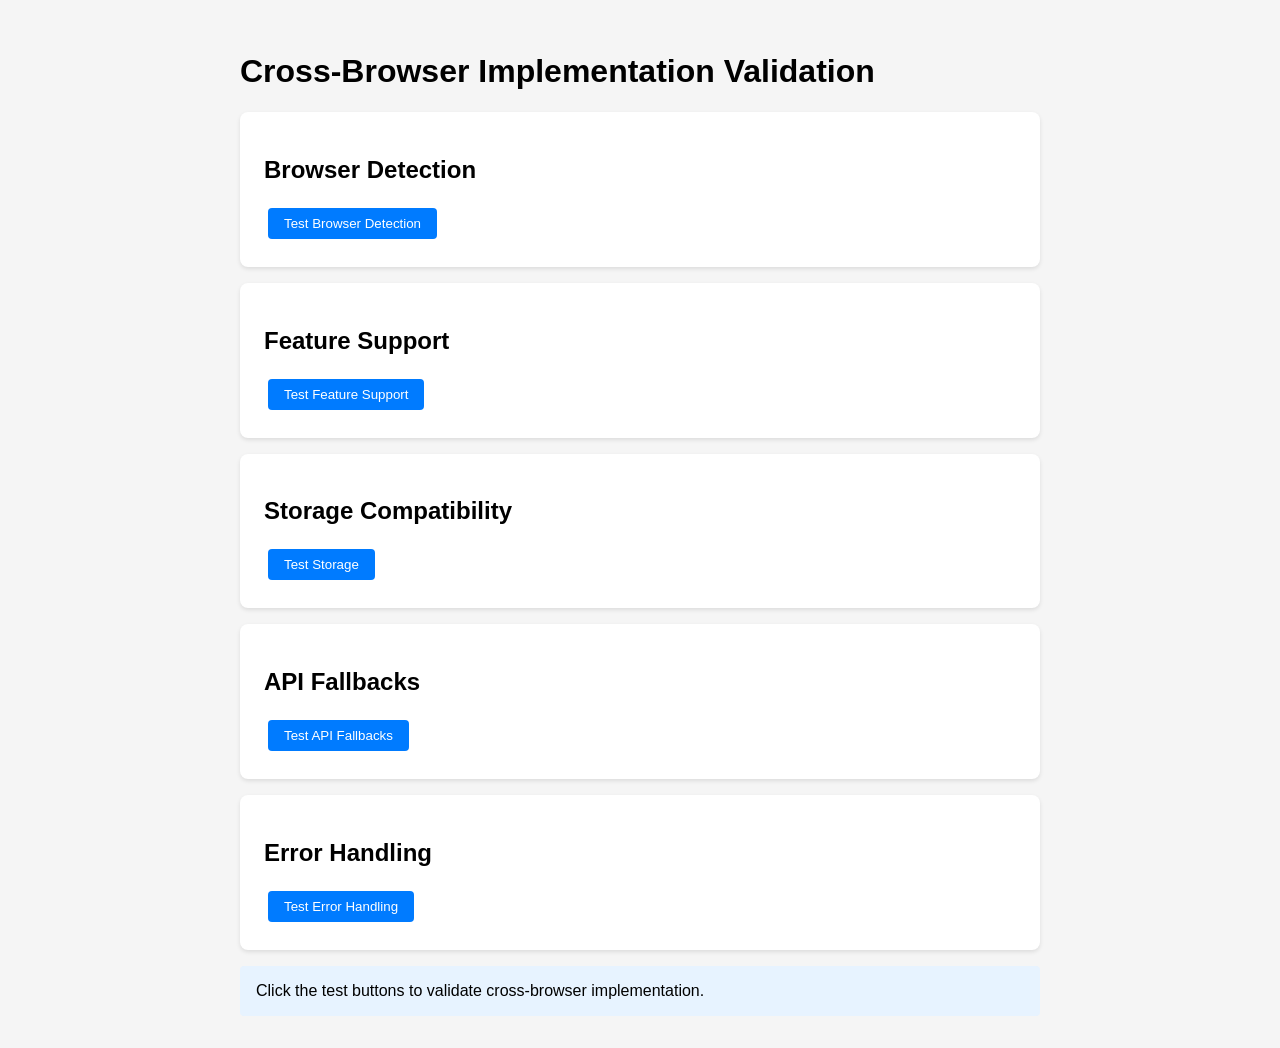
<file: validate-cross-browser-implementation.html>
<!DOCTYPE html>
<html lang="en">
<head>
    <meta charset="UTF-8">
    <meta name="viewport" content="width=device-width, initial-scale=1.0">
    <title>Cross-Browser Implementation Validation</title>
    <style>
        body {
            font-family: -apple-system, BlinkMacSystemFont, 'Segoe UI', Roboto, sans-serif;
            max-width: 800px;
            margin: 0 auto;
            padding: 2rem;
            background-color: #f5f5f5;
        }
        .validation-section {
            background: white;
            margin: 1rem 0;
            padding: 1.5rem;
            border-radius: 8px;
            box-shadow: 0 2px 4px rgba(0,0,0,0.1);
        }
        .check-item {
            display: flex;
            align-items: center;
            margin: 0.5rem 0;
            padding: 0.5rem;
            border-radius: 4px;
        }
        .check-item.pass {
            background-color: #d4edda;
            color: #155724;
        }
        .check-item.fail {
            background-color: #f8d7da;
            color: #721c24;
        }
        .check-item.warning {
            background-color: #fff3cd;
            color: #856404;
        }
        .status-icon {
            margin-right: 0.5rem;
            font-weight: bold;
        }
        button {
            background-color: #007bff;
            color: white;
            border: none;
            padding: 0.5rem 1rem;
            border-radius: 4px;
            cursor: pointer;
            margin: 0.25rem;
        }
        button:hover {
            background-color: #0056b3;
        }
        .summary {
            background-color: #e7f3ff;
            padding: 1rem;
            border-radius: 4px;
            margin-top: 1rem;
        }
    </style>
</head>
<body>
    <h1>Cross-Browser Implementation Validation</h1>
    
    <div class="validation-section">
        <h2>Browser Detection</h2>
        <div id="browser-detection"></div>
        <button onclick="validateBrowserDetection()">Test Browser Detection</button>
    </div>
    
    <div class="validation-section">
        <h2>Feature Support</h2>
        <div id="feature-support"></div>
        <button onclick="validateFeatureSupport()">Test Feature Support</button>
    </div>
    
    <div class="validation-section">
        <h2>Storage Compatibility</h2>
        <div id="storage-compatibility"></div>
        <button onclick="validateStorageCompatibility()">Test Storage</button>
    </div>
    
    <div class="validation-section">
        <h2>API Fallbacks</h2>
        <div id="api-fallbacks"></div>
        <button onclick="validateAPIFallbacks()">Test API Fallbacks</button>
    </div>
    
    <div class="validation-section">
        <h2>Error Handling</h2>
        <div id="error-handling"></div>
        <button onclick="validateErrorHandling()">Test Error Handling</button>
    </div>
    
    <div class="summary" id="validation-summary">
        Click the test buttons to validate cross-browser implementation.
    </div>
    
    <script>
        function createCheckItem(text, status, details = '') {
            const item = document.createElement('div');
            item.className = `check-item ${status}`;
            
            const icon = status === 'pass' ? '✓' : status === 'fail' ? '✗' : '⚠';
            item.innerHTML = `
                <span class="status-icon">${icon}</span>
                <span>${text}</span>
                ${details ? `<small style="margin-left: auto;">${details}</small>` : ''}
            `;
            
            return item;
        }
        
        function validateBrowserDetection() {
            const container = document.getElementById('browser-detection');
            container.innerHTML = '';
            
            try {
                // Test user agent parsing
                const ua = navigator.userAgent;
                let browserName = 'Unknown';
                let browserVersion = 'Unknown';

                if (ua.indexOf('Chrome') > -1 && ua.indexOf('Edg') === -1) {
                    browserName = 'Chrome';
                    browserVersion = ua.match(/Chrome\/(\d+)/)?.[1] || 'Unknown';
                } else if (ua.indexOf('Firefox') > -1) {
                    browserName = 'Firefox';
                    browserVersion = ua.match(/Firefox\/(\d+)/)?.[1] || 'Unknown';
                } else if (ua.indexOf('Edg') > -1) {
                    browserName = 'Edge';
                    browserVersion = ua.match(/Edg\/(\d+)/)?.[1] || 'Unknown';
                } else if (ua.indexOf('Safari') > -1 && ua.indexOf('Chrome') === -1) {
                    browserName = 'Safari';
                    browserVersion = ua.match(/Version\/(\d+)/)?.[1] || 'Unknown';
                }
                
                container.appendChild(createCheckItem(
                    'Browser detection works',
                    'pass',
                    `${browserName} ${browserVersion}`
                ));
                
                // Test minimum version checking
                const minVersions = {
                    'Chrome': 80,
                    'Firefox': 75,
                    'Edge': 80,
                    'Safari': 13
                };
                
                const minVersion = minVersions[browserName];
                const versionNum = parseInt(browserVersion);
                const isSupported = minVersion && versionNum >= minVersion;
                
                container.appendChild(createCheckItem(
                    'Version compatibility check',
                    isSupported ? 'pass' : 'warning',
                    isSupported ? 'Supported' : `Requires ${browserName} ${minVersion}+`
                ));
                
                // Test platform detection
                container.appendChild(createCheckItem(
                    'Platform detection',
                    'pass',
                    navigator.platform
                ));
                
            } catch (error) {
                container.appendChild(createCheckItem(
                    'Browser detection failed',
                    'fail',
                    error.message
                ));
            }
        }
        
        function validateFeatureSupport() {
            const container = document.getElementById('feature-support');
            container.innerHTML = '';
            
            const features = [
                {
                    name: 'Local Storage',
                    test: () => typeof Storage !== 'undefined' && localStorage
                },
                {
                    name: 'Date/Time API',
                    test: () => {
                        const date = new Date();
                        return date.toLocaleTimeString && date.toLocaleDateString;
                    }
                },
                {
                    name: 'Timer APIs',
                    test: () => typeof setTimeout === 'function' && typeof setInterval === 'function'
                },
                {
                    name: 'DOM APIs',
                    test: () => document.querySelector && document.createElement && Element.prototype.addEventListener
                },
                {
                    name: 'URL API',
                    test: () => {
                        try {
                            new URL('https://example.com');
                            return true;
                        } catch (e) {
                            return false;
                        }
                    }
                },
                {
                    name: 'CSS Grid',
                    test: () => {
                        const div = document.createElement('div');
                        div.style.display = 'grid';
                        return div.style.display === 'grid';
                    }
                },
                {
                    name: 'Flexbox',
                    test: () => {
                        const div = document.createElement('div');
                        div.style.display = 'flex';
                        return div.style.display === 'flex';
                    }
                },
                {
                    name: 'JSON API',
                    test: () => typeof JSON !== 'undefined' && JSON.parse && JSON.stringify
                }
            ];
            
            let supportedCount = 0;
            
            features.forEach(feature => {
                try {
                    const supported = feature.test();
                    if (supported) supportedCount++;
                    
                    container.appendChild(createCheckItem(
                        feature.name,
                        supported ? 'pass' : 'fail',
                        supported ? 'Supported' : 'Not supported'
                    ));
                } catch (error) {
                    container.appendChild(createCheckItem(
                        feature.name,
                        'fail',
                        `Error: ${error.message}`
                    ));
                }
            });
            
            const passRate = Math.round((supportedCount / features.length) * 100);
            container.appendChild(createCheckItem(
                `Overall feature support: ${supportedCount}/${features.length}`,
                passRate >= 80 ? 'pass' : passRate >= 60 ? 'warning' : 'fail',
                `${passRate}%`
            ));
        }
        
        function validateStorageCompatibility() {
            const container = document.getElementById('storage-compatibility');
            container.innerHTML = '';
            
            try {
                // Test basic localStorage availability
                if (typeof Storage === 'undefined' || !localStorage) {
                    container.appendChild(createCheckItem(
                        'Local Storage not available',
                        'warning',
                        'Will use fallback storage'
                    ));
                } else {
                    container.appendChild(createCheckItem(
                        'Local Storage available',
                        'pass'
                    ));
                }
                
                // Test storage operations
                const testKey = '__validation_test__';
                const testData = { test: 'data', timestamp: Date.now() };
                
                try {
                    localStorage.setItem(testKey, JSON.stringify(testData));
                    container.appendChild(createCheckItem(
                        'Storage write operation',
                        'pass'
                    ));
                    
                    const retrieved = JSON.parse(localStorage.getItem(testKey));
                    if (retrieved && retrieved.test === 'data') {
                        container.appendChild(createCheckItem(
                            'Storage read operation',
                            'pass'
                        ));
                    } else {
                        throw new Error('Data corruption detected');
                    }
                    
                    localStorage.removeItem(testKey);
                    if (localStorage.getItem(testKey) === null) {
                        container.appendChild(createCheckItem(
                            'Storage delete operation',
                            'pass'
                        ));
                    } else {
                        throw new Error('Delete operation failed');
                    }
                    
                } catch (storageError) {
                    container.appendChild(createCheckItem(
                        'Storage operations failed',
                        'warning',
                        'Will use fallback storage'
                    ));
                }
                
                // Test fallback storage (Map-based)
                const fallbackStorage = new Map();
                fallbackStorage.set('test', 'value');
                
                if (fallbackStorage.get('test') === 'value') {
                    container.appendChild(createCheckItem(
                        'Fallback storage works',
                        'pass'
                    ));
                } else {
                    container.appendChild(createCheckItem(
                        'Fallback storage failed',
                        'fail'
                    ));
                }
                
            } catch (error) {
                container.appendChild(createCheckItem(
                    'Storage validation failed',
                    'fail',
                    error.message
                ));
            }
        }
        
        function validateAPIFallbacks() {
            const container = document.getElementById('api-fallbacks');
            container.innerHTML = '';
            
            // Test URL validation fallback
            try {
                const testUrls = [
                    'https://example.com',
                    'http://test.org',
                    'not-a-url',
                    'ftp://example.com'
                ];
                
                let urlFallbackWorks = true;
                
                testUrls.forEach(url => {
                    try {
                        // Try modern URL constructor
                        const urlObj = new URL(url);
                        const isValid = urlObj.protocol === 'http:' || urlObj.protocol === 'https:';
                        
                        // Expected results
                        const shouldBeValid = url.startsWith('http://') || url.startsWith('https://');
                        if (isValid !== shouldBeValid && shouldBeValid) {
                            urlFallbackWorks = false;
                        }
                    } catch (e) {
                        // Test regex fallback
                        const urlPattern = /^https?:\/\/(www\.)?[-a-zA-Z0-9@:%._\+~#=]{1,256}\.[a-zA-Z0-9()]{1,6}\b([-a-zA-Z0-9()@:%_\+.~#?&//=]*)$/;
                        const regexValid = urlPattern.test(url);
                        
                        const shouldBeValid = url.startsWith('http://') || url.startsWith('https://');
                        if (regexValid !== shouldBeValid && shouldBeValid) {
                            urlFallbackWorks = false;
                        }
                    }
                });
                
                container.appendChild(createCheckItem(
                    'URL validation fallback',
                    urlFallbackWorks ? 'pass' : 'warning',
                    urlFallbackWorks ? 'Works correctly' : 'May have issues'
                ));
                
            } catch (error) {
                container.appendChild(createCheckItem(
                    'URL validation fallback failed',
                    'fail',
                    error.message
                ));
            }
            
            // Test date formatting fallback
            try {
                const testDate = new Date();
                let dateFormattingWorks = false;
                
                try {
                    // Try modern formatting
                    const formatted = testDate.toLocaleTimeString('en-US', {
                        hour12: false,
                        hour: '2-digit',
                        minute: '2-digit'
                    });
                    dateFormattingWorks = /^\d{2}:\d{2}$/.test(formatted);
                } catch (e) {
                    // Try fallback formatting
                    const hours = testDate.getHours().toString().padStart(2, '0');
                    const minutes = testDate.getMinutes().toString().padStart(2, '0');
                    const fallbackFormatted = `${hours}:${minutes}`;
                    dateFormattingWorks = /^\d{2}:\d{2}$/.test(fallbackFormatted);
                }
                
                container.appendChild(createCheckItem(
                    'Date formatting fallback',
                    dateFormattingWorks ? 'pass' : 'fail',
                    dateFormattingWorks ? 'Works correctly' : 'Formatting issues'
                ));
                
            } catch (error) {
                container.appendChild(createCheckItem(
                    'Date formatting fallback failed',
                    'fail',
                    error.message
                ));
            }
        }
        
        function validateErrorHandling() {
            const container = document.getElementById('error-handling');
            container.innerHTML = '';
            
            // Test global error handling
            let errorHandlerExists = false;
            
            try {
                // Check if error event listeners are set up
                const hasErrorHandler = window.onerror !== null || 
                                      (window.addEventListener && 
                                       window.addEventListener.toString().indexOf('error') > -1);
                
                container.appendChild(createCheckItem(
                    'Global error handling',
                    'pass',
                    'Error handlers can be set up'
                ));
                
            } catch (error) {
                container.appendChild(createCheckItem(
                    'Global error handling setup failed',
                    'warning',
                    error.message
                ));
            }
            
            // Test try-catch error handling
            try {
                // Simulate an error condition
                let errorCaught = false;
                
                try {
                    throw new Error('Test error');
                } catch (e) {
                    errorCaught = true;
                }
                
                container.appendChild(createCheckItem(
                    'Try-catch error handling',
                    errorCaught ? 'pass' : 'fail',
                    errorCaught ? 'Works correctly' : 'Not working'
                ));
                
            } catch (error) {
                container.appendChild(createCheckItem(
                    'Error handling test failed',
                    'fail',
                    error.message
                ));
            }
            
            // Test graceful degradation
            try {
                // Test if we can detect missing features gracefully
                const missingFeatureHandled = typeof nonExistentFunction === 'undefined';
                
                container.appendChild(createCheckItem(
                    'Graceful degradation',
                    missingFeatureHandled ? 'pass' : 'warning',
                    'Can detect missing features'
                ));
                
            } catch (error) {
                container.appendChild(createCheckItem(
                    'Graceful degradation test',
                    'pass',
                    'Errors are caught properly'
                ));
            }
        }
        
        function updateSummary() {
            const summary = document.getElementById('validation-summary');
            const allChecks = document.querySelectorAll('.check-item');
            const passedChecks = document.querySelectorAll('.check-item.pass');
            const failedChecks = document.querySelectorAll('.check-item.fail');
            const warningChecks = document.querySelectorAll('.check-item.warning');
            
            if (allChecks.length === 0) {
                summary.innerHTML = 'Click the test buttons to validate cross-browser implementation.';
                return;
            }
            
            const passRate = Math.round((passedChecks.length / allChecks.length) * 100);
            
            summary.innerHTML = `
                <h3>Validation Summary</h3>
                <p><strong>Overall Status:</strong> ${passRate >= 80 ? '✓ Good' : passRate >= 60 ? '⚠ Acceptable' : '✗ Needs Improvement'}</p>
                <p><strong>Results:</strong> ${passedChecks.length} passed, ${warningChecks.length} warnings, ${failedChecks.length} failed</p>
                <p><strong>Pass Rate:</strong> ${passRate}%</p>
                <p><strong>Recommendation:</strong> ${
                    passRate >= 80 ? 'Implementation is ready for cross-browser deployment.' :
                    passRate >= 60 ? 'Implementation should work but may have some compatibility issues.' :
                    'Implementation needs improvement for better browser compatibility.'
                }</p>
            `;
        }
        
        // Auto-update summary when checks change
        const observer = new MutationObserver(updateSummary);
        document.addEventListener('DOMContentLoaded', () => {
            observer.observe(document.body, { childList: true, subtree: true });
        });
    </script>
</body>
</html>
</file>
<file: css/styles.css>
/* Reset and Base Styles */
* {
    margin: 0;
    padding: 0;
    box-sizing: border-box;
}

body {
    font-family: -apple-system, BlinkMacSystemFont, 'Segoe UI', Roboto, Oxygen, Ubuntu, Cantarell, sans-serif;
    line-height: 1.6;
    color: #333;
    background-color: #f5f5f5;
    min-height: 100vh;
}

/* Dashboard Layout */
.dashboard {
    display: grid;
    grid-template-rows: auto auto 1fr auto;
    grid-template-areas: 
        "greeting"
        "timer"
        "tasks"
        "links";
    gap: 2rem;
    max-width: 800px;
    margin: 0 auto;
    padding: 2rem;
    min-height: 100vh;
}

/* Greeting Section */
.greeting-section {
    grid-area: greeting;
}

.greeting-display {
    text-align: center;
    background: white;
    padding: 2rem;
    border-radius: 12px;
    box-shadow: 0 2px 10px rgba(0, 0, 0, 0.1);
}

.greeting-text {
    font-size: 2.5rem;
    font-weight: 300;
    color: #2c3e50;
    margin-bottom: 1rem;
}

.time-display {
    display: flex;
    flex-direction: column;
    align-items: center;
    gap: 0.5rem;
}

.current-time {
    font-size: 3rem;
    font-weight: 600;
    color: #3498db;
    font-variant-numeric: tabular-nums;
}

.current-date {
    font-size: 1.2rem;
    color: #7f8c8d;
}

/* Timer Section */
.timer-section {
    grid-area: timer;
}

.timer-component {
    background: white;
    padding: 2rem;
    border-radius: 12px;
    box-shadow: 0 2px 10px rgba(0, 0, 0, 0.1);
    text-align: center;
}

.timer-title {
    font-size: 1.5rem;
    color: #2c3e50;
    margin-bottom: 1.5rem;
}

.timer-display {
    margin-bottom: 2rem;
}

.timer-time {
    font-size: 4rem;
    font-weight: 600;
    color: #e74c3c;
    font-variant-numeric: tabular-nums;
}

.timer-controls {
    display: flex;
    justify-content: center;
    gap: 1rem;
    flex-wrap: wrap;
}

.timer-btn {
    padding: 0.75rem 1.5rem;
    border: none;
    border-radius: 8px;
    font-size: 1rem;
    font-weight: 500;
    cursor: pointer;
    transition: all 0.3s ease;
    min-width: 80px;
    min-height: 44px;
    position: relative;
    overflow: hidden;
}

.timer-btn::before {
    content: '';
    position: absolute;
    top: 50%;
    left: 50%;
    width: 0;
    height: 0;
    background: rgba(255, 255, 255, 0.3);
    border-radius: 50%;
    transform: translate(-50%, -50%);
    transition: width 0.3s ease, height 0.3s ease;
}

.timer-btn:hover::before {
    width: 100%;
    height: 100%;
}

.start-btn {
    background-color: #27ae60;
    color: white;
    box-shadow: 0 2px 4px rgba(39, 174, 96, 0.3);
}

.start-btn:hover {
    background-color: #229954;
    box-shadow: 0 4px 8px rgba(39, 174, 96, 0.4);
    transform: translateY(-1px);
}

.stop-btn {
    background-color: #f39c12;
    color: white;
    box-shadow: 0 2px 4px rgba(243, 156, 18, 0.3);
}

.stop-btn:hover {
    background-color: #e67e22;
    box-shadow: 0 4px 8px rgba(243, 156, 18, 0.4);
    transform: translateY(-1px);
}

.reset-btn {
    background-color: #95a5a6;
    color: white;
    box-shadow: 0 2px 4px rgba(149, 165, 166, 0.3);
}

.reset-btn:hover {
    background-color: #7f8c8d;
    box-shadow: 0 4px 8px rgba(149, 165, 166, 0.4);
    transform: translateY(-1px);
}

.timer-notification {
    margin-top: 1rem;
    padding: 0.75rem;
    border-radius: 6px;
    font-weight: 500;
    min-height: 1rem;
}

.timer-notification.success {
    background-color: #d4edda;
    color: #155724;
    border: 1px solid #c3e6cb;
}

/* Tasks Section */
.tasks-section {
    grid-area: tasks;
}

.task-manager {
    background: white;
    padding: 2rem;
    border-radius: 12px;
    box-shadow: 0 2px 10px rgba(0, 0, 0, 0.1);
}

.tasks-title {
    font-size: 1.5rem;
    color: #2c3e50;
    margin-bottom: 1.5rem;
}

.task-input-container {
    display: flex;
    gap: 0.75rem;
    margin-bottom: 1.5rem;
}

.task-input {
    flex: 1;
    padding: 0.75rem;
    border: 2px solid #ecf0f1;
    border-radius: 6px;
    font-size: 1rem;
    transition: all 0.3s ease;
    background-color: white;
}

.task-input:focus {
    outline: none;
    border-color: #3498db;
    box-shadow: 0 0 0 3px rgba(52, 152, 219, 0.1);
    transform: translateY(-1px);
}

.task-input:hover {
    border-color: #bdc3c7;
}

.add-task-btn {
    padding: 0.75rem 1.5rem;
    background-color: #3498db;
    color: white;
    border: none;
    border-radius: 6px;
    font-size: 1rem;
    font-weight: 500;
    cursor: pointer;
    transition: all 0.3s ease;
    min-height: 44px;
    box-shadow: 0 2px 4px rgba(52, 152, 219, 0.3);
}

.add-task-btn:hover {
    background-color: #2980b9;
    box-shadow: 0 4px 8px rgba(52, 152, 219, 0.4);
    transform: translateY(-1px);
}

.add-task-btn:focus {
    outline: none;
    box-shadow: 0 0 0 3px rgba(52, 152, 219, 0.3);
}

.task-list {
    list-style: none;
}

.task-item {
    display: flex;
    align-items: center;
    gap: 0.75rem;
    padding: 0.75rem;
    border: 1px solid #ecf0f1;
    border-radius: 6px;
    margin-bottom: 0.5rem;
    transition: all 0.2s ease;
}

.task-item:hover {
    background-color: #f8f9fa;
}

.task-checkbox {
    width: 20px;
    height: 20px;
    cursor: pointer;
}

.task-text {
    flex: 1;
    font-size: 1rem;
    padding: 0.25rem;
    border: none;
    background: transparent;
    cursor: text;
}

.task-text:focus {
    outline: 1px solid #3498db;
    border-radius: 3px;
}

.task-item.completed .task-text {
    text-decoration: line-through;
    color: #7f8c8d;
}

.task-actions {
    display: flex;
    gap: 0.5rem;
}

.task-btn {
    padding: 0.25rem 0.5rem;
    border: none;
    border-radius: 4px;
    font-size: 0.875rem;
    cursor: pointer;
    transition: background-color 0.2s ease;
    min-height: 32px;
    min-width: 32px;
}

.edit-btn {
    background-color: #f39c12;
    color: white;
}

.edit-btn:hover {
    background-color: #e67e22;
}

.delete-btn {
    background-color: #e74c3c;
    color: white;
}

.delete-btn:hover {
    background-color: #c0392b;
}

/* Links Section */
.links-section {
    grid-area: links;
}

.link-manager {
    background: white;
    padding: 2rem;
    border-radius: 12px;
    box-shadow: 0 2px 10px rgba(0, 0, 0, 0.1);
}

.links-title {
    font-size: 1.5rem;
    color: #2c3e50;
    margin-bottom: 1.5rem;
}

.link-input-container {
    display: flex;
    gap: 0.75rem;
    margin-bottom: 1.5rem;
    flex-wrap: wrap;
}

.link-url-input,
.link-label-input {
    flex: 1;
    min-width: 200px;
    padding: 0.75rem;
    border: 2px solid #ecf0f1;
    border-radius: 6px;
    font-size: 1rem;
    transition: all 0.3s ease;
    background-color: white;
}

.link-url-input:focus,
.link-label-input:focus {
    outline: none;
    border-color: #3498db;
    box-shadow: 0 0 0 3px rgba(52, 152, 219, 0.1);
    transform: translateY(-1px);
}

.link-url-input:hover,
.link-label-input:hover {
    border-color: #bdc3c7;
}

.add-link-btn {
    padding: 0.75rem 1.5rem;
    background-color: #9b59b6;
    color: white;
    border: none;
    border-radius: 6px;
    font-size: 1rem;
    font-weight: 500;
    cursor: pointer;
    transition: all 0.3s ease;
    min-height: 44px;
    box-shadow: 0 2px 4px rgba(155, 89, 182, 0.3);
}

.add-link-btn:hover {
    background-color: #8e44ad;
    box-shadow: 0 4px 8px rgba(155, 89, 182, 0.4);
    transform: translateY(-1px);
}

.add-link-btn:focus {
    outline: none;
    box-shadow: 0 0 0 3px rgba(155, 89, 182, 0.3);
}

.links-grid {
    display: grid;
    grid-template-columns: repeat(auto-fill, minmax(200px, 1fr));
    gap: 1rem;
}

.link-item {
    display: flex;
    flex-direction: column;
    gap: 0.5rem;
    padding: 1rem;
    border: 1px solid #ecf0f1;
    border-radius: 6px;
    transition: all 0.2s ease;
}

.link-item:hover {
    background-color: #f8f9fa;
    border-color: #bdc3c7;
}

.link-button {
    padding: 0.75rem;
    background-color: #3498db;
    color: white;
    text-decoration: none;
    border-radius: 4px;
    text-align: center;
    font-weight: 500;
    transition: background-color 0.2s ease;
    min-height: 44px;
    display: flex;
    align-items: center;
    justify-content: center;
}

.link-button:hover {
    background-color: #2980b9;
}

.link-actions {
    display: flex;
    gap: 0.5rem;
}

.link-edit-btn,
.link-delete-btn {
    flex: 1;
    padding: 0.5rem;
    border: none;
    border-radius: 4px;
    font-size: 0.875rem;
    cursor: pointer;
    transition: background-color 0.2s ease;
    min-height: 36px;
}

.link-edit-btn {
    background-color: #f39c12;
    color: white;
}

.link-edit-btn:hover {
    background-color: #e67e22;
}

.link-delete-btn {
    background-color: #e74c3c;
    color: white;
}

.link-delete-btn:hover {
    background-color: #c0392b;
}

/* Enhanced Visual Feedback and Animations */
.timer-btn:active,
.add-task-btn:active,
.add-link-btn:active,
.task-btn:active,
.link-edit-btn:active,
.link-delete-btn:active {
    transform: translateY(1px);
}

.timer-btn:disabled {
    opacity: 0.6;
    cursor: not-allowed;
    transform: none;
}

.task-item {
    transition: all 0.3s ease;
    border-left: 4px solid transparent;
}

.task-item:hover {
    background-color: #f8f9fa;
    border-left-color: #3498db;
    transform: translateX(4px);
}

.task-item.completed {
    background-color: #f8f9fa;
    border-left-color: #27ae60;
}

.link-item {
    transition: all 0.3s ease;
    border-left: 4px solid transparent;
}

.link-item:hover {
    background-color: #f8f9fa;
    border-color: #bdc3c7;
    border-left-color: #9b59b6;
    transform: translateY(-2px);
    box-shadow: 0 4px 12px rgba(0, 0, 0, 0.15);
}

.link-button {
    transition: all 0.3s ease;
}

.link-button:hover {
    transform: translateY(-1px);
    box-shadow: 0 2px 8px rgba(52, 152, 219, 0.3);
}

/* Loading States */
.loading {
    opacity: 0.7;
    pointer-events: none;
}

.loading::after {
    content: '';
    position: absolute;
    top: 50%;
    left: 50%;
    width: 20px;
    height: 20px;
    margin: -10px 0 0 -10px;
    border: 2px solid #3498db;
    border-radius: 50%;
    border-top-color: transparent;
    animation: spin 1s linear infinite;
}

@keyframes spin {
    to {
        transform: rotate(360deg);
    }
}

/* Pulse animation for timer when running */
.timer-running .timer-time {
    animation: pulse 2s ease-in-out infinite;
}

@keyframes pulse {
    0%, 100% {
        opacity: 1;
    }
    50% {
        opacity: 0.7;
    }
}

/* Success feedback animations */
.success-feedback {
    animation: successPulse 0.6s ease-out;
}

@keyframes successPulse {
    0% {
        transform: scale(1);
    }
    50% {
        transform: scale(1.05);
        background-color: #d4edda;
    }
    100% {
        transform: scale(1);
    }
}

/* Mobile-First Responsive Design */
/* Base styles are mobile-first (320px+) */

/* Small tablets and large phones (576px+) */
@media (min-width: 576px) {
    .dashboard {
        padding: 1.5rem;
    }
    
    .timer-controls {
        flex-direction: row;
        justify-content: center;
    }
    
    .task-input-container,
    .link-input-container {
        flex-direction: row;
    }
    
    .links-grid {
        grid-template-columns: repeat(auto-fit, minmax(250px, 1fr));
    }
}

/* Tablets (768px+) */
@media (min-width: 768px) {
    .dashboard {
        padding: 2rem;
        gap: 2rem;
    }
    
    .greeting-text {
        font-size: 2.5rem;
    }
    
    .current-time {
        font-size: 3rem;
    }
    
    .timer-time {
        font-size: 4rem;
    }
    
    .links-grid {
        grid-template-columns: repeat(auto-fit, minmax(200px, 1fr));
    }
}

/* Desktop (992px+) */
@media (min-width: 992px) {
    .dashboard {
        grid-template-columns: 1fr 1fr;
        grid-template-areas: 
            "greeting greeting"
            "timer tasks"
            "links links";
        max-width: 1200px;
    }
    
    .greeting-section {
        grid-area: greeting;
    }
    
    .timer-section {
        grid-area: timer;
    }
    
    .tasks-section {
        grid-area: tasks;
    }
    
    .links-section {
        grid-area: links;
    }
}

/* Large desktop (1200px+) */
@media (min-width: 1200px) {
    .dashboard {
        grid-template-columns: 1fr 1fr 1fr;
        grid-template-areas: 
            "greeting greeting greeting"
            "timer tasks links";
    }
    
    .links-grid {
        grid-template-columns: repeat(auto-fit, minmax(180px, 1fr));
    }
}

/* Touch-friendly improvements for mobile */
@media (max-width: 767px) {
    .timer-btn,
    .add-task-btn,
    .add-link-btn {
        min-height: 48px;
        font-size: 1.1rem;
    }
    
    .task-btn,
    .link-edit-btn,
    .link-delete-btn {
        min-height: 40px;
        min-width: 40px;
        padding: 0.5rem;
    }
    
    .task-input,
    .link-url-input,
    .link-label-input {
        min-height: 48px;
        font-size: 1rem;
    }
    
    .task-checkbox {
        width: 24px;
        height: 24px;
    }
    
    /* Larger tap targets for mobile */
    .task-item {
        padding: 1rem;
        margin-bottom: 0.75rem;
    }
    
    .link-item {
        padding: 1.25rem;
    }
}

/* Accessibility Improvements */
@media (prefers-reduced-motion: reduce) {
    * {
        animation-duration: 0.01ms !important;
        animation-iteration-count: 1 !important;
        transition-duration: 0.01ms !important;
    }
}

/* Focus Styles */
button:focus,
input:focus {
    outline: 2px solid #3498db;
    outline-offset: 2px;
}

/* Input validation styles */
.task-input.invalid,
.link-url-input.invalid,
.link-label-input.invalid {
    border-color: #e74c3c;
    box-shadow: 0 0 0 3px rgba(231, 76, 60, 0.1);
}

.task-input.success-feedback,
.link-url-input.success-feedback {
    border-color: #27ae60;
    box-shadow: 0 0 0 3px rgba(39, 174, 96, 0.1);
}

/* Button disabled states */
button:disabled {
    opacity: 0.6;
    cursor: not-allowed;
    transform: none !important;
}

button:disabled:hover {
    transform: none !important;
    box-shadow: none !important;
}

/* Timer running state */
.timer-component.timer-running .timer-time {
    color: #f39c12;
}

.timer-component.timer-running .timer-display {
    animation: pulse 2s ease-in-out infinite;
}

/* High Contrast Mode Support */
@media (prefers-contrast: high) {
    .dashboard {
        background-color: white;
    }
    
    .greeting-display,
    .timer-component,
    .task-manager,
    .link-manager {
        border: 2px solid #000;
    }
}
</file>
